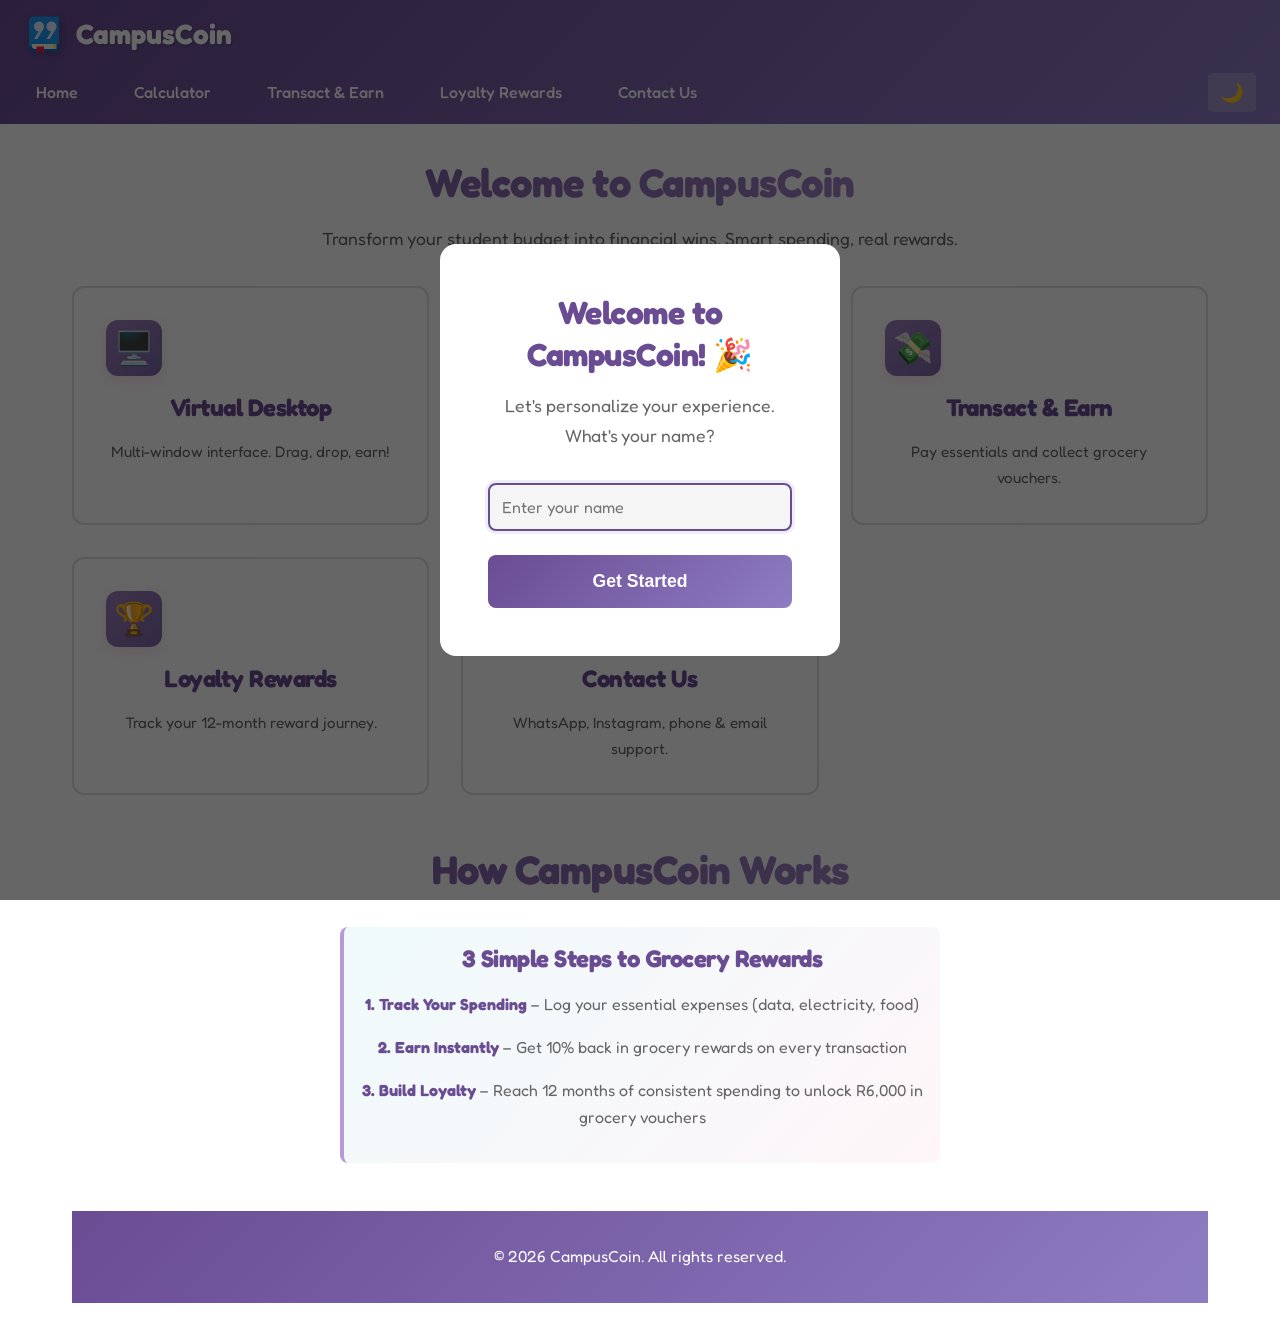
<file: HCIN WEBAPPLICATION/index.html>
<!DOCTYPE html>
<html lang="en">

<head>
    <meta charset="UTF-8">
    <meta name="viewport" content="width=device-width, initial-scale=1.0">
    <title>CampusCoin</title>
    <link rel="stylesheet" href="styles.css">
    <script>
        if (localStorage.getItem('darkMode') === 'true') {
            document.documentElement.classList.add('dark-mode');
        }
    </script>
</head>

<body>
    <header>
        <div class="logo">
            <!-- svg logo -->
            <svg xmlns="http://www.w3.org/2000/svg" viewBox="0 0 1024 1024">
                <path fill="#1565c0" d="M128 704v128c0 70.692 57.308 128 128 128h608c17.728 0 32-14.272 32-32V704z" />
                <path fill="#ffe082" d="M704 704v192h128V704z" />
                <path fill="#fff8e1"
                    d="M192 704v96c0 53.184 42.816 96 96 96h544a96 96 0 0 1-96-96 96 96 0 0 1 96-96z" />
                <path fill="#ff1744" d="M320 832h192v192l-96-96-96 96z" />
                <path fill="#2196f3"
                    d="M256 64c-70.692 0-128 57.308-128 128v640c0 11.088 1.557 21.787 4.207 32.047C146.767 807.565 197.672 768.07 256 768h608c17.728 0 32-14.272 32-32V96c0-17.728-14.272-32-32-32z" />
                <path fill="#e3f2fd"
                    d="M384 192c-70.692 0-128 57.308-128 128 .171 67.295 52.422 122.965 119.57 127.396L256 640h80l156.748-252.488h-.146A128 128 0 0 0 512 320c0-70.692-57.308-128-128-128m320 0c-70.692 0-128 57.308-128 128 .171 67.295 52.422 122.965 119.57 127.396L576 640h80l156.748-252.488h-.146A128 128 0 0 0 832 320c0-70.692-57.308-128-128-128" />
            </svg>
            <span class="brand-name">CampusCoin</span>
        </div>
        <nav>
            <ul>
                <li><a href="index.html">Home</a></li>
                <li><a href="calculator.html">Calculator</a></li>
                <li><a href="transact.html">Transact & Earn</a></li>
                <li><a href="loyalty.html">Loyalty Rewards</a></li>
                <li><a href="contacts.html">Contact Us</a></li>
                <li><button id="dark-mode-btn" class="dark-mode-toggle" title="Toggle Dark Mode">🌙</button></li>
            </ul>
        </nav>
    </header>

    <!-- Name Input Modal -->
    <div id="name-modal" class="name-modal">
        <div class="name-modal-content">
            <h2>Welcome to CampusCoin! 🎉</h2>
            <p>Let's personalize your experience. What's your name?</p>
            <input type="text" id="user-name-input" class="name-input" placeholder="Enter your name" maxlength="50">
            <button onclick="saveName()" class="name-submit-btn">Get Started</button>
        </div>
    </div>

    <main>
        <section id="welcome" class="dashboard">
            <h2 id="welcome-greeting">Welcome to CampusCoin</h2>
            <p>Transform your student budget into financial wins. Smart spending, real rewards.</p>
            <div class="cards">
                <a href="desktop.html" class="card">
                    <div class="card-icon">🖥️</div>
                    <h3>Virtual Desktop</h3>
                    <p>Multi-window interface. Drag, drop, earn!</p>
                </a>
                <a href="calculator.html" class="card">
                    <div class="card-icon">🧮</div>
                    <h3>Budget Calculator</h3>
                    <p>Estimate rewards based on spending.</p>
                </a>
                <a href="transact.html" class="card">
                    <div class="card-icon">💸</div>
                    <h3>Transact & Earn</h3>
                    <p>Pay essentials and collect grocery vouchers.</p>
                </a>
                <a href="loyalty.html" class="card">
                    <div class="card-icon">🏆</div>
                    <h3>Loyalty Rewards</h3>
                    <p>Track your 12-month reward journey.</p>
                </a>
                <a href="contacts.html" class="card">
                    <div class="card-icon">📞</div>
                    <h3>Contact Us</h3>
                    <p>WhatsApp, Instagram, phone & email support.</p>
                </a>
            </div>
        </section>

        <section id="interactive" class="dashboard">
            <h2>How CampusCoin Works</h2>
            <div class="info-box" style="max-width: 600px; margin: 2rem auto;">
                <h3 style="margin-top: 0;">3 Simple Steps to Grocery Rewards</h3>
                <p><strong>1. Track Your Spending</strong> – Log your essential expenses (data, electricity, food)</p>
                <p><strong>2. Earn Instantly</strong> – Get 10% back in grocery rewards on every transaction</p>
                <p><strong>3. Build Loyalty</strong> – Reach 12 months of consistent spending to unlock R6,000 in
                    grocery vouchers</p>
            </div>
        </section>

        <footer>
            <p>&copy; 2026 CampusCoin. All rights reserved.</p>
        </footer>

        <script src="app.js"></script>
</body>

</html>
</file>
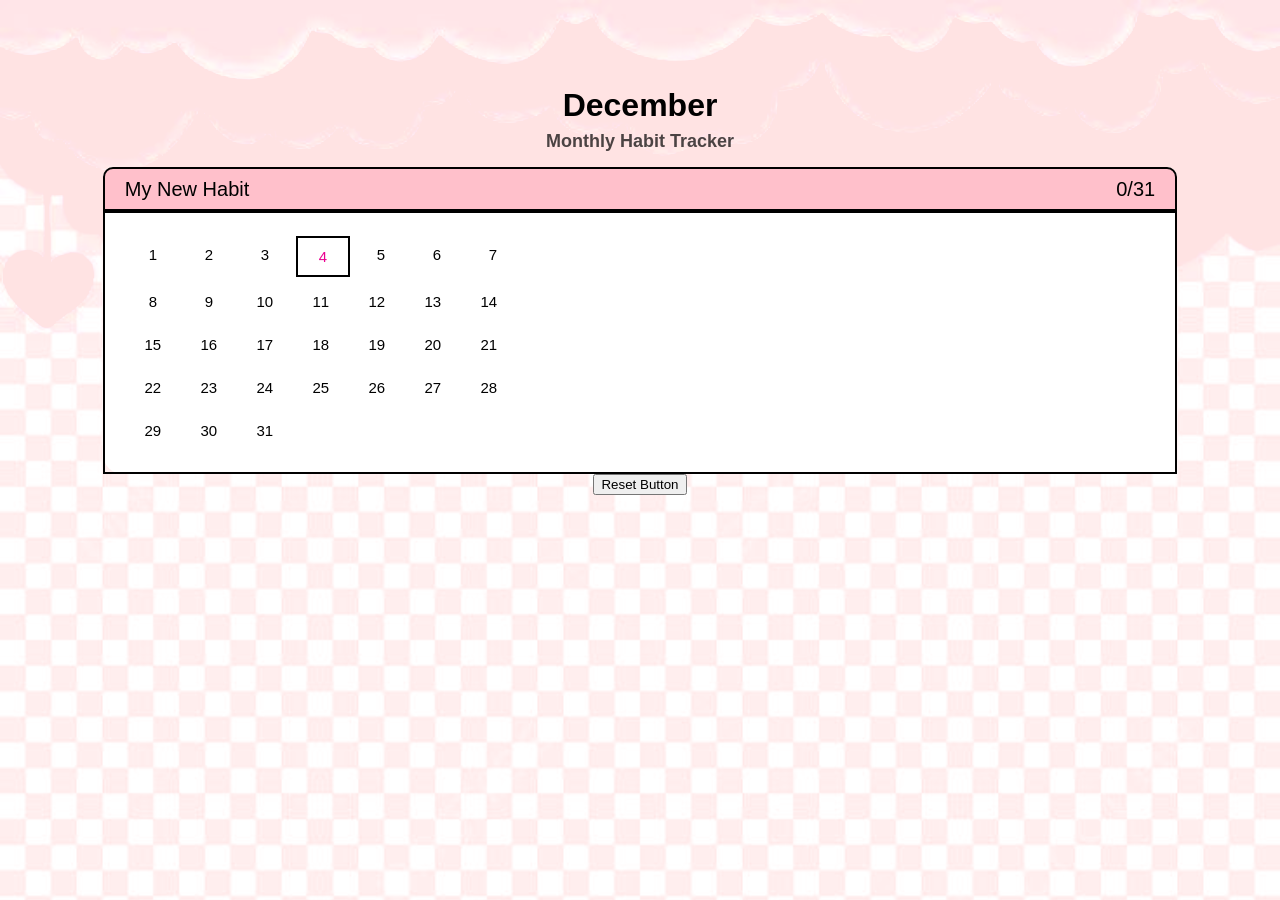
<file: Habit Tracker/habittracker.html>
<!DOCTYPE html>
<html lang="en">

<head>
    <meta charset="UTF-8">
    <meta http-equiv=" X-UA-Compatible" content="IE=edge">
    <meta name="viewport" content="width=device-width, initial-scale=1.0">
    <title>Habit Tracker</title>
    <link rel="icon" type="image/jpeg" href="assets/Calender icon.jpg">
    <style>
        @import url('https://fonts.cdnfonts.com/css/smilen');

        body {
            font-family: 'Smilen', sans-serif;
        }
    </style>
</head>

<body>
    <!-- TITLE AND SUBTITLE-->
    <h1 id="title"> Month</h1>
    <h2 id="subtitle">Monthly Habit Tracker</h2>

    <!--CALENDAR AREA-->
    <div id="calendarContainer">
        <div id="calendarDiv">
            <div id="calendarHeading">
                <p id="HabitTitle"> My New Habit</p>
                <p id="totalDays"> 0/31</p>
            </div>
            <div id="calendarContent">
                <div id="Tracker">
                    <div class="days">
                        <div class="day">1</div>
                        <div class="day">1</div>
                        <div class="day">1</div>
                        <div class="day">1</div>
                        <div class="day">1</div>
                        <div class="day">1</div>
                        <div class="day">1</div>

                    </div>
                    <div class="days">
                        <div class="day">1</div>
                        <div class="day">1</div>
                        <div class="day">1</div>
                        <div class="day">1</div>
                        <div class="day">1</div>
                        <div class="day">1</div>
                        <div class="day">1</div>

                    </div>
                    <div class="days">
                        <div class="day">1</div>
                        <div class="day">1</div>
                        <div class="day">1</div>
                        <div class="day">1</div>
                        <div class="day">1</div>
                        <div class="day">1</div>
                        <div class="day">1</div>

                    </div>
                    <div class="days">
                        <div class="day">1</div>
                        <div class="day">1</div>
                        <div class="day">1</div>
                        <div class="day">1</div>
                        <div class="day">1</div>
                        <div class="day">1</div>
                        <div class="day">1</div>

                    </div>
                    <div class="days">
                        <div class="day">1</div>
                        <div class="day">1</div>
                        <div class="day">1</div>
                        <div class="day">1</div>
                        <div class="day">1</div>
                        <div class="day">1</div>
                        <div class="day">1</div>

                    </div>
                </div>
            </div>
        </div>

    </div>
    <button id="resetButton">Reset Button</button>
</body>
<style>
    body {
        background-image: url("assets/pink_clouds_hearts.jpg");
        background-size: cover;
        background-repeat: no-repeat;
        background-attachment: fixed;
        background-color: rgb(255, 227, 227);
        background-blend-mode: lighten;
        text-align: center;
        font-family: 'Smilen', sans-serif;
    }

    #title {
        margin-top: 100px;
        line-height: 10px;
    }

    #subtitle {
        opacity: 0.7;
        font-size: 18px;
    }

    #calendarContainer {
        display: flex;
        justify-content: center;

    }

    #calendarDiv {
        background-color: rgb(255, 255, 255);
        border-radius: 10px 10px 20px 20px;
        margin: auto;
        align-content: center;
        text-align: center;
        width: 85%;


    }

    #calendarHeading {
        display: flex;
        justify-content: space-between;
        border-radius: 10px 10px 0 0;
        border: 2px solid black;
        padding: 0px 20px;
        font-size: 20px;
        background-color: pink;
        line-height: 0px;
    }

    #calendarContent {
        padding: 20px;
        border: 2px solid black;

    }

    .days {
        display: flex;

    }

    .day {
        width: 30px;
        margin: 3px;
        padding: 10px;
        text-align: center;
        font-size: 15px;
        /* background-color: pink;*/
        /*border-radius: 20px;*/

    }
</style>
<script>
    /* GET THE DATE*/
    var date = new Date();
    console.log(date);

    /* EXTRACT THE CURRENT DATE INFO*/
    var currentMonth = date.getMonth();
    var currentDay = date.getDay();
    var currentDate = date.getDate();
    var currentYear = date.getFullYear();


    console.log(currentMonth);//current month
    console.log(currentDay);//current day
    console.log(currentDate);//current date
    console.log(currentYear);//current year

    /* IMPORTANT DATE INFO*/
    var months = [
        "January",//0
        "February",//1
        "March",//2
        "April",//3
        "May",//4
        "June",//5
        "July",//6
        "August",//7
        "September",//8
        "October",//9
        "November",//10
        "December",//11
    ];

    /* SET CORRECT MONTH */
    var title = document.getElementById("title");//reference to the title
    title.innerHTML = months[currentMonth];//

    /* UPDATE THE CALENDAR INFO*/
    /* UPDATE THE CALENDAR INFO */
    var HabitTitle = document.getElementById("HabitTitle");

    // Changed 'oneclick' to 'onclick'
    HabitTitle.onclick = function () {

        //ask question and save to habits
        let habits = prompt("What's your new habit?", HabitTitle.innerHTML);

        // Check if the user pressed 'Cancel' (null)
        if (habits === null) {
            return; // Do nothing if they cancelled
        }

        // Check if the input is empty or just whitespace
        if (habits.trim().length === 0) {
            HabitTitle.innerHTML = "Click to set your habit";
        }
        else {//update with user text
            HabitTitle.innerHTML = habits;
        }
    }

    /* SET THE TOTAL DAYS */
    var daysInTheMonthList = [31, 28, 31, 30, 31, 30, 31, 31, 30, 31, 30, 31];
    var daysInThisMonth = daysInTheMonthList[currentMonth];

    var daysCompleted = 0;
    var totalDays = document.getElementById("totalDays");

    /* SET THE CALENDAR DAYS*/
    var dayCount = 0;
    var rowCount = 0;
    var days = document.getElementsByClassName("days");

    for (var i = 0; i < days.length; i++) {//search each row one by one
        var day = days[rowCount].getElementsByClassName("day");

        for (var j = 0; j < day.length; j++) { //grab column 1 by 1
            if (dayCount == currentDate - 1) {
                day[j].style.color = "rgb(234, 1, 144)";
                day[j].style.border = "2px solid black";
            }

            if (dayCount < daysInThisMonth) {
                day[j].innerHTML = dayCount + 1;
                day[j].setAttribute("id", "day" + (dayCount + 1));
                dayCount++;//repeat for all days
            } else {
                day[j].innerHTML = "";
                day[j].setAttribute("style", "background-color:white");//set background color to white so it looks empty and we dont give an id
            }

        }
        rowCount++;
    }
    /* INITIALIZE  COMPLETED ARRAY*/
    var completed = new Array(31);
    for (var i = 0; i < dayCount; i++) {
        var tempString =
            "" + (currentMonth + 1) + "-" + (i + 1) + "-" + currentYear;
        console.log("storing date: " + tempString);
        var tempDay = localStorage.getItem(tempString);
        console.log(tempDay);
        if (tempDay == null || tempDay == "false") {
            localStorage.setItem(tempString, "false");
        } else if (tempDay == "true") {
            daysCompleted++;
        }
        totalDays.innerHTML = daysCompleted + "/" + daysInThisMonth;
    }

    console.log("completed array: " + completed);
    console.log("total days completed: " + daysCompleted);

    /* CHECK STORAGE AND UPDATE COMPLETED ARRAY*/
    for (var i = 0; i < currentDate; i++) {
        var tempString =
            "" + (currentMonth + 1) + "-" + (i + 1) + "-" + currentYear;
        console.log(tempString);
        var chosenDay = localStorage.getItem(tempString);
        console.log(i + 1 + ": " + chosenDay);
        var chosenDay = document.getElementById("day" + (i + 1));
        if (chosenDay === "true") {
            chosenDayDiv.style.backgroundColor = "pink";
        } else if (chosenDay === "false") {
            chosenDayDiv.style.backgroundColor = "white";
        }
    }

    /*UPDATE COMPLETED ON CALENDAR*/
    var dayDivs = document.querySelectorAll(".day");
    for (var i = 0; i < currentDate; i++) {
        dayDivs[i].onclick = function (e) {
            var num = e.target.innerText;
            var selectedDate = document.getElementById(e.target.id);
            var storageString =
                "" + (currentMonth + 1) + "-" + num + "-" + currentYear;
            if (localStorage.getItem(storageString) === "false") {
                selectedDate.style.backgroundColor = "pink";
                localStorage.setItem(storageString, true);
                daysCompleted++;
            } else if (localStorage.getItem(storageString) === "true") {
                selectedDate.style.backgroundColor = "white";
                localStorage.setItem(storageString, false);
                daysCompleted--;
            }


            totalDays.innerHTML = daysCompleted + "/" + dayCount;
            console.log(daysCompleted, currentDate);
            if (daysCompleted === currentDate) {
                alert("great progress!");
            }
        }
    }

    /*RESET BUTTON*/
    var resetButton = document.getElementById("resetButton");
    resetButton.onclick = function () {
        for (var i = 0; i < dayCount; i++) {
            var tempStrings =
                "" + (currentMonth + 1) + "-" + (i + 1) + "-" + currentYear;
            console.log(tempStrings);
            localStorage.setItem(tempStrings, "false");
            var curDay = document.getElementById("day" + (i + 1));
            curDay.style.backgroundColor = "white";
        }
        daysCompleted = 0;
        totalDays.innerHTML = daysCompleted + "/" + daysInThisMonth;
    };



</script>

</html>
</file>
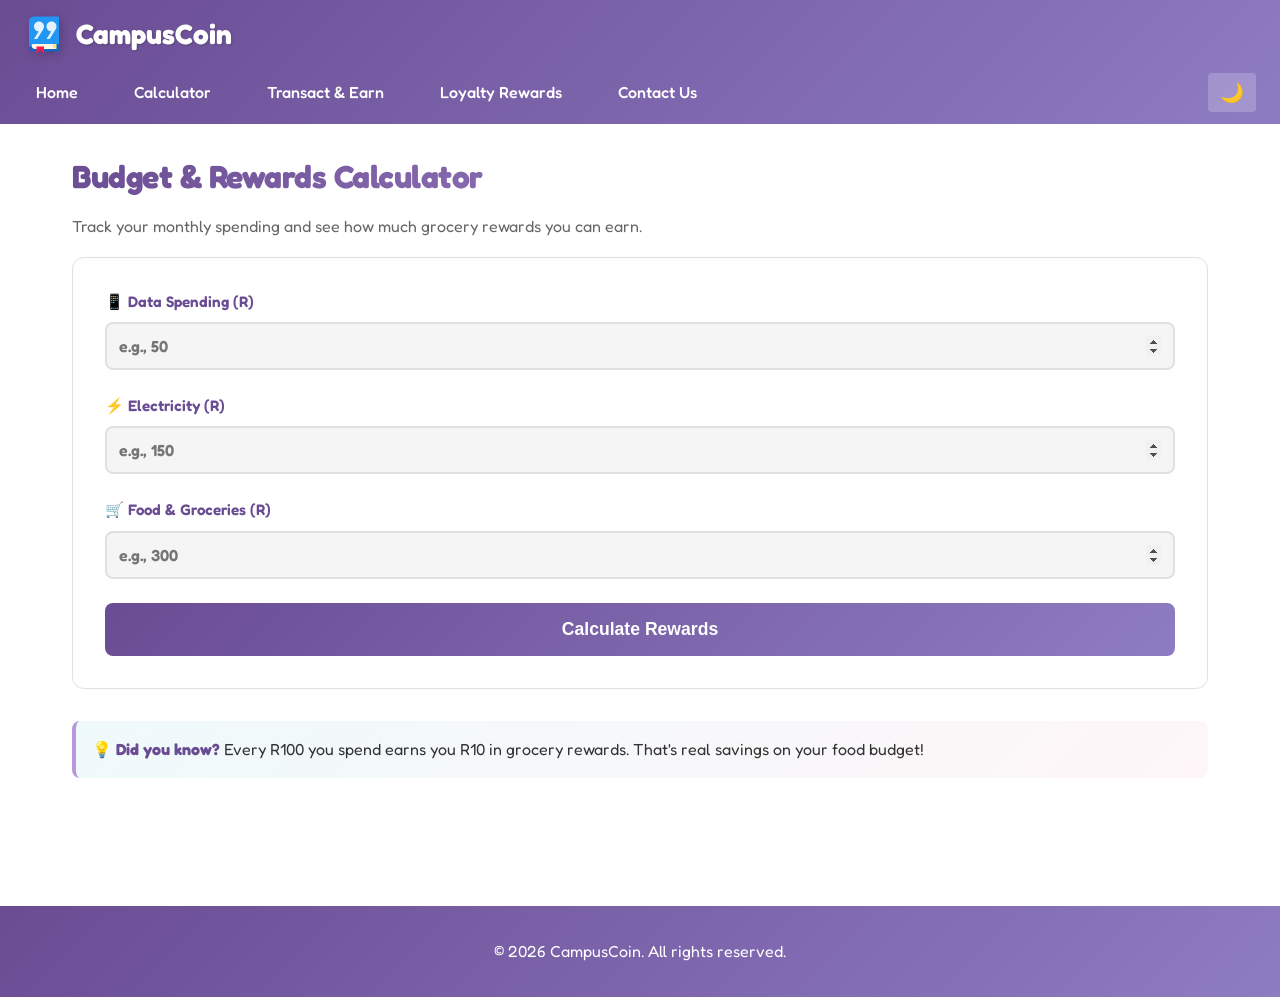
<file: HCIN WEBAPPLICATION/calculator.html>
<!DOCTYPE html>
<html lang="en">

<head>
    <meta charset="UTF-8">
    <meta name="viewport" content="width=device-width, initial-scale=1.0">
    <title>Budget & Rewards Calculator - CampusCoin</title>
    <link rel="stylesheet" href="styles.css">
    <script>
        if (localStorage.getItem('darkMode') === 'true') {
            document.documentElement.classList.add('dark-mode');
        }
    </script>
</head>

<body>
    <header>
        <div class="logo">
            <!-- svg logo -->
            <svg xmlns="http://www.w3.org/2000/svg" viewBox="0 0 1024 1024">
                <path fill="#1565c0" d="M128 704v128c0 70.692 57.308 128 128 128h608c17.728 0 32-14.272 32-32V704z" />
                <path fill="#ffe082" d="M704 704v192h128V704z" />
                <path fill="#fff8e1"
                    d="M192 704v96c0 53.184 42.816 96 96 96h544a96 96 0 0 1-96-96 96 96 0 0 1 96-96z" />
                <path fill="#ff1744" d="M320 832h192v192l-96-96-96 96z" />
                <path fill="#2196f3"
                    d="M256 64c-70.692 0-128 57.308-128 128v640c0 11.088 1.557 21.787 4.207 32.047C146.767 807.565 197.672 768.07 256 768h608c17.728 0 32-14.272 32-32V96c0-17.728-14.272-32-32-32z" />
                <path fill="#e3f2fd"
                    d="M384 192c-70.692 0-128 57.308-128 128 .171 67.295 52.422 122.965 119.57 127.396L256 640h80l156.748-252.488h-.146A128 128 0 0 0 512 320c0-70.692-57.308-128-128-128m320 0c-70.692 0-128 57.308-128 128 .171 67.295 52.422 122.965 119.57 127.396L576 640h80l156.748-252.488h-.146A128 128 0 0 0 832 320c0-70.692-57.308-128-128-128" />
            </svg>
            <span class="brand-name">CampusCoin</span>
        </div>
        <nav>
            <ul>
                <li><a href="index.html">Home</a></li>
                <li><a href="calculator.html">Calculator</a></li>
                <li><a href="transact.html">Transact & Earn</a></li>
                <li><a href="loyalty.html">Loyalty Rewards</a></li>
                <li><a href="contacts.html">Contact Us</a></li>
                <li><button id="dark-mode-btn" class="dark-mode-toggle" title="Toggle Dark Mode">🌙</button></li>
            </ul>
        </nav>
    </header>

    <main>
        <section id="calculator">
            <h2>Budget & Rewards Calculator</h2>
            <p>Track your monthly spending and see how much grocery rewards you can earn.</p>
            <form id="budget-form">
                <div class="input-group">
                    <label for="data-spend">📱 Data Spending (R)</label>
                    <input type="number" id="data-spend" name="data" min="0" step="0.01" class="high-contrast-input"
                        placeholder="e.g., 50">
                </div>

                <div class="input-group">
                    <label for="electricity-spend">⚡ Electricity (R)</label>
                    <input type="number" id="electricity-spend" name="electricity" min="0" step="0.01"
                        class="high-contrast-input" placeholder="e.g., 150">
                </div>

                <div class="input-group">
                    <label for="food-spend">🛒 Food & Groceries (R)</label>
                    <input type="number" id="food-spend" name="food" min="0" step="0.01" class="high-contrast-input"
                        placeholder="e.g., 300">
                </div>

                <button type="submit" class="btn btn-large">Calculate Rewards</button>
            </form>

            <div id="calc-result"></div>

            <div class="info-box">
                <strong>💡 Did you know?</strong> Every R100 you spend earns you R10 in grocery rewards. That's real
                savings on your food budget!
            </div>
        </section>
    </main>

    <footer>
        <p>&copy; 2026 CampusCoin. All rights reserved.</p>
    </footer>

    <script src="app.js"></script>
</body>

</html>
</file>
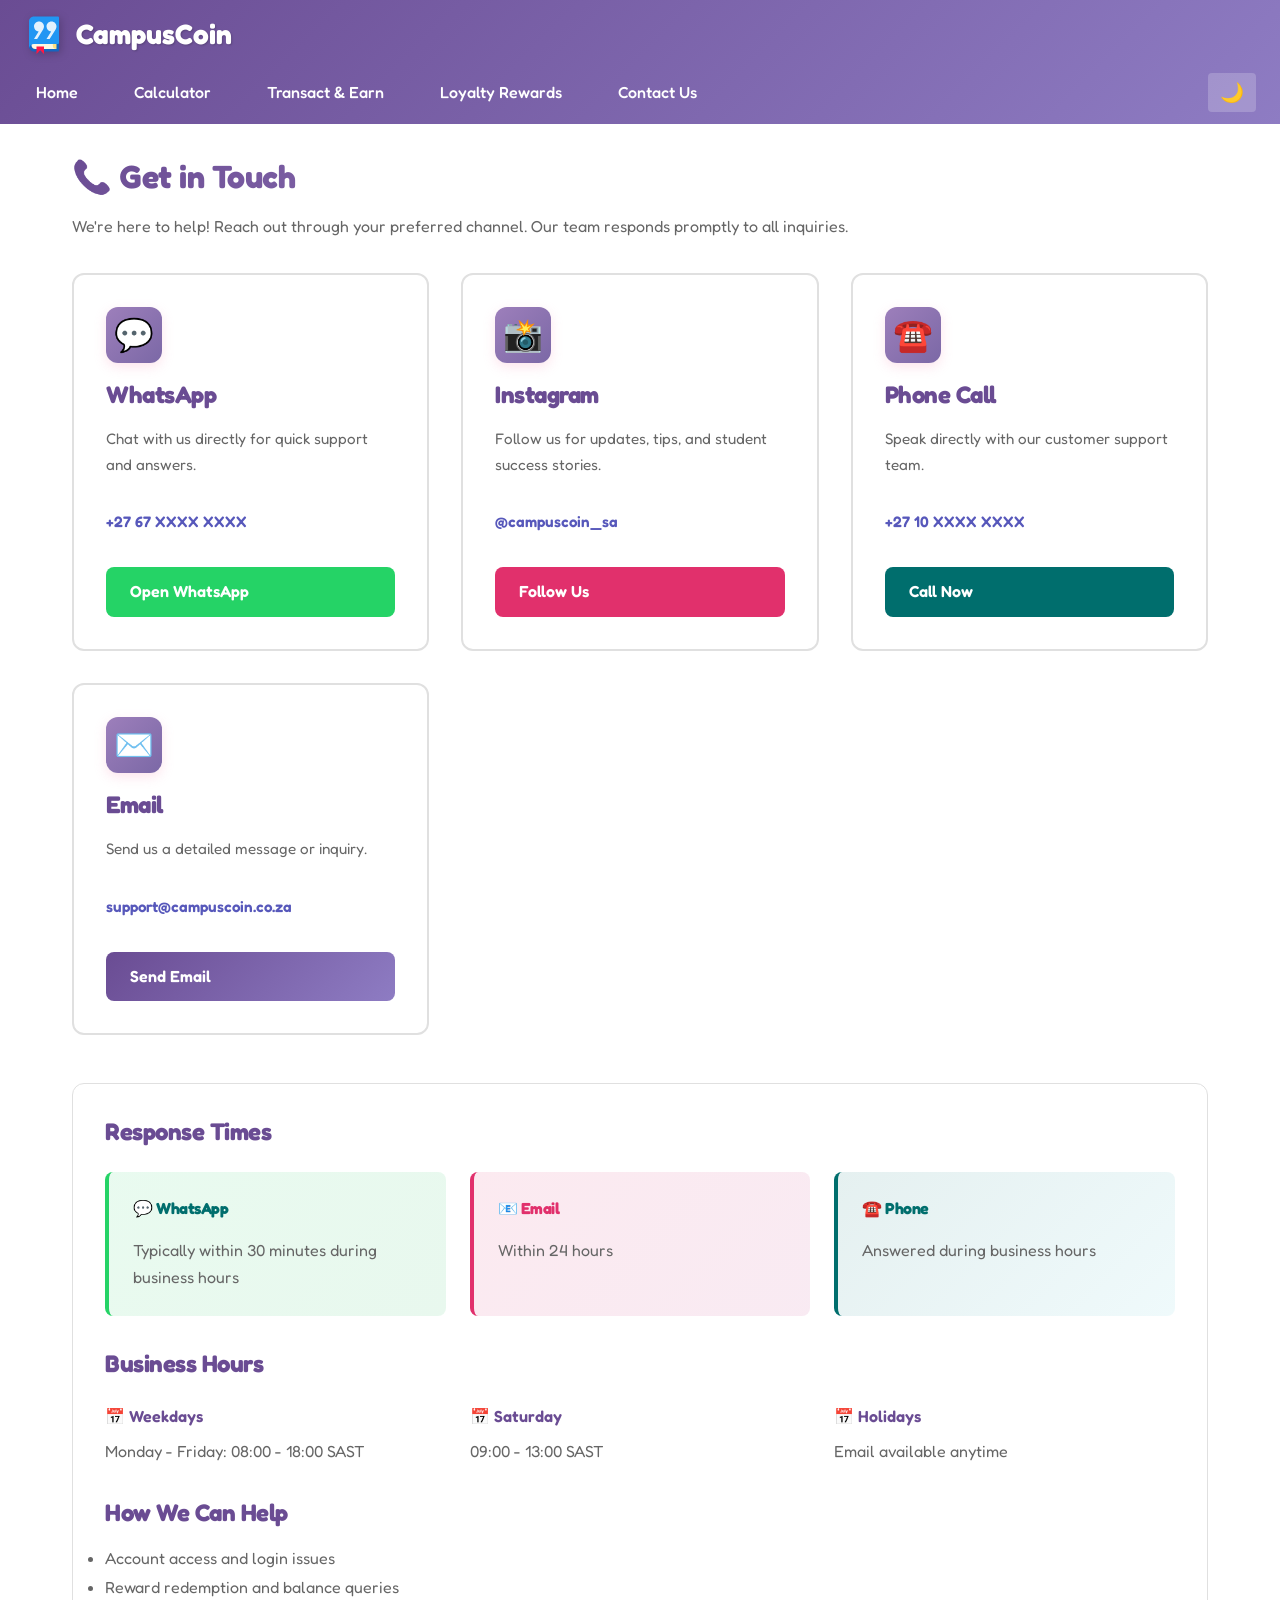
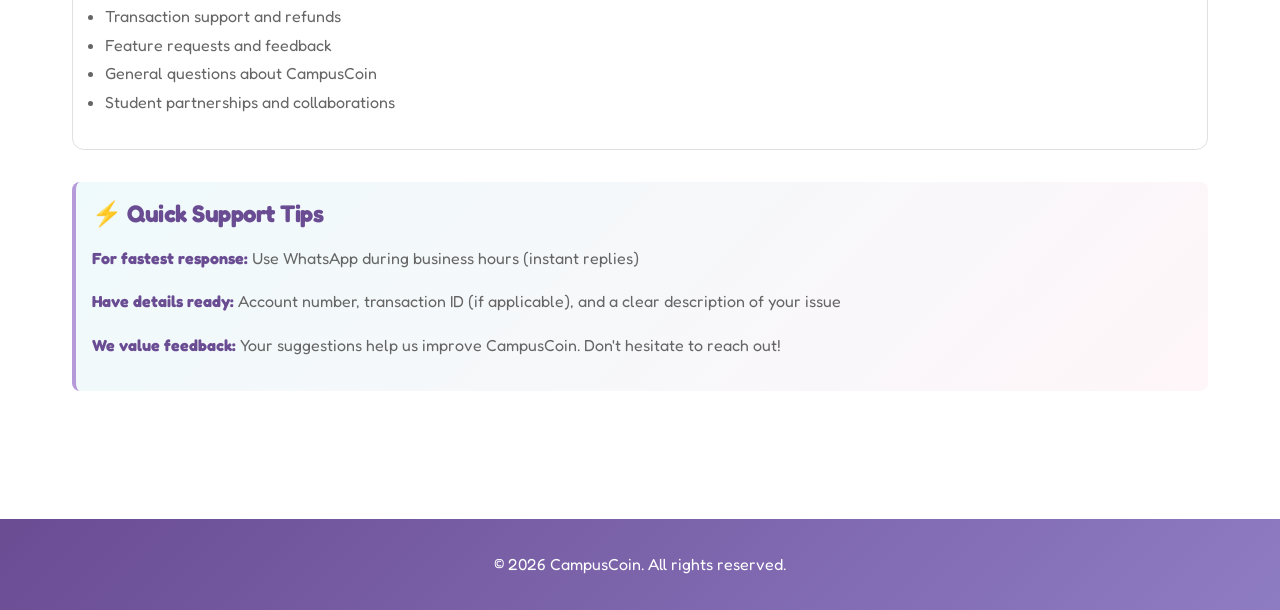
<file: HCIN WEBAPPLICATION/contacts.html>
<!DOCTYPE html>
<html lang="en">
<head>
    <meta charset="UTF-8">
    <meta name="viewport" content="width=device-width, initial-scale=1.0">
    <title>Contact Us - CampusCoin</title>
    <link rel="stylesheet" href="styles.css">
    <script>
        if (localStorage.getItem('darkMode') === 'true') {
            document.documentElement.classList.add('dark-mode');
        }
    </script>
</head>
<body>
    <header>
        <div class="logo">
            <svg xmlns="http://www.w3.org/2000/svg" viewBox="0 0 1024 1024">
                <path fill="#1565c0" d="M128 704v128c0 70.692 57.308 128 128 128h608c17.728 0 32-14.272 32-32V704z"/>
                <path fill="#ffe082" d="M704 704v192h128V704z"/>
                <path fill="#fff8e1" d="M192 704v96c0 53.184 42.816 96 96 96h544a96 96 0 0 1-96-96 96 96 0 0 1 96-96z"/>
                <path fill="#ff1744" d="M320 832h192v192l-96-96-96 96z"/>
                <path fill="#2196f3" d="M256 64c-70.692 0-128 57.308-128 128v640c0 11.088 1.557 21.787 4.207 32.047C146.767 807.565 197.672 768.07 256 768h608c17.728 0 32-14.272 32-32V96c0-17.728-14.272-32-32-32z"/>
                <path fill="#e3f2fd" d="M384 192c-70.692 0-128 57.308-128 128 .171 67.295 52.422 122.965 119.57 127.396L256 640h80l156.748-252.488h-.146A128 128 0 0 0 512 320c0-70.692-57.308-128-128-128m320 0c-70.692 0-128 57.308-128 128 .171 67.295 52.422 122.965 119.57 127.396L576 640h80l156.748-252.488h-.146A128 128 0 0 0 832 320c0-70.692-57.308-128-128-128"/>
            </svg>
            <span class="brand-name">CampusCoin</span>
        </div>
        <nav>
            <ul>
                <li><a href="index.html">Home</a></li>
                <li><a href="calculator.html">Calculator</a></li>
                <li><a href="transact.html">Transact & Earn</a></li>
                <li><a href="loyalty.html">Loyalty Rewards</a></li>
                <li><a href="contacts.html">Contact Us</a></li>
                <li><button id="dark-mode-btn" class="dark-mode-toggle" title="Toggle Dark Mode">🌙</button></li>
            </ul>
        </nav>
    </header>

    <main>
        <section>
            <h2>📞 Get in Touch</h2>
            <p>We're here to help! Reach out through your preferred channel. Our team responds promptly to all inquiries.</p>

            <div class="cards">
                <!-- WhatsApp -->
                <div class="card" style="cursor: default;">
                    <div class="card-icon">💬</div>
                    <h3>WhatsApp</h3>
                    <p>Chat with us directly for quick support and answers.</p>
                    <p style="font-weight: 600; color: #5758BB; margin-top: 1rem;">+27 67 XXXX XXXX</p>
                    <a href="https://wa.me/27671234567?text=Hi%20CampusCoin%2C%20I%20have%20a%20question%20about%20my%20account" class="btn" style="display: inline-block; margin-top: 1rem; background: #25D366;" target="_blank">Open WhatsApp</a>
                </div>

                <!-- Instagram -->
                <div class="card" style="cursor: default;">
                    <div class="card-icon">📸</div>
                    <h3>Instagram</h3>
                    <p>Follow us for updates, tips, and student success stories.</p>
                    <p style="font-weight: 600; color: #5758BB; margin-top: 1rem;">@campuscoin_sa</p>
                    <a href="https://instagram.com/campuscoin_sa" class="btn" style="display: inline-block; margin-top: 1rem; background: #E1306C;" target="_blank">Follow Us</a>
                </div>

                <!-- Phone -->
                <div class="card" style="cursor: default;">
                    <div class="card-icon">☎️</div>
                    <h3>Phone Call</h3>
                    <p>Speak directly with our customer support team.</p>
                    <p style="font-weight: 600; color: #5758BB; margin-top: 1rem;">+27 10 XXXX XXXX</p>
                    <a href="tel:+27101234567" class="btn" style="display: inline-block; margin-top: 1rem; background: #006e6d;">Call Now</a>
                </div>

                <!-- Email -->
                <div class="card" style="cursor: default;">
                    <div class="card-icon">✉️</div>
                    <h3>Email</h3>
                    <p>Send us a detailed message or inquiry.</p>
                    <p style="font-weight: 600; color: #5758BB; margin-top: 1rem;">support@campuscoin.co.za</p>
                    <a href="mailto:support@campuscoin.co.za" class="btn" style="display: inline-block; margin-top: 1rem;">Send Email</a>
                </div>
            </div>

            <div style="background: white; padding: 2rem; border-radius: 12px; border: 1px solid var(--color-border); box-shadow: var(--shadow-sm); margin-top: 3rem;">
                <h3 style="color: var(--color-pompadour); margin-top: 0;">Response Times</h3>
                <div style="display: grid; grid-template-columns: repeat(auto-fit, minmax(280px, 1fr)); gap: 1.5rem; margin-top: 1.5rem;">
                    <div style="padding: 1.5rem; background: linear-gradient(135deg, rgba(37, 211, 102, 0.1), rgba(32, 186, 88, 0.1)); border-radius: 8px; border-left: 4px solid #25D366;">
                        <h4 style="color: #006e6d; margin-top: 0;">💬 WhatsApp</h4>
                        <p style="margin: 0.5rem 0 0 0; color: var(--color-text-light);">Typically within 30 minutes during business hours</p>
                    </div>
                    <div style="padding: 1.5rem; background: linear-gradient(135deg, rgba(225, 48, 108, 0.1), rgba(193, 53, 132, 0.1)); border-radius: 8px; border-left: 4px solid #E1306C;">
                        <h4 style="color: #E1306C; margin-top: 0;">📧 Email</h4>
                        <p style="margin: 0.5rem 0 0 0; color: var(--color-text-light);">Within 24 hours</p>
                    </div>
                    <div style="padding: 1.5rem; background: linear-gradient(135deg, rgba(0, 110, 109, 0.1), rgba(99, 205, 218, 0.1)); border-radius: 8px; border-left: 4px solid #006e6d;">
                        <h4 style="color: #006e6d; margin-top: 0;">☎️ Phone</h4>
                        <p style="margin: 0.5rem 0 0 0; color: var(--color-text-light);">Answered during business hours</p>
                    </div>
                </div>

                <h3 style="color: var(--color-pompadour); margin-top: 2rem;">Business Hours</h3>
                <div style="display: grid; grid-template-columns: repeat(auto-fit, minmax(280px, 1fr)); gap: 1.5rem; margin-top: 1.5rem;">
                    <div>
                        <p style="font-weight: 600; color: var(--color-pompadour); margin: 0 0 0.5rem 0;">📅 Weekdays</p>
                        <p style="color: var(--color-text-light); margin: 0;">Monday - Friday: 08:00 - 18:00 SAST</p>
                    </div>
                    <div>
                        <p style="font-weight: 600; color: var(--color-pompadour); margin: 0 0 0.5rem 0;">📅 Saturday</p>
                        <p style="color: var(--color-text-light); margin: 0;">09:00 - 13:00 SAST</p>
                    </div>
                    <div>
                        <p style="font-weight: 600; color: var(--color-pompadour); margin: 0 0 0.5rem 0;">📅 Holidays</p>
                        <p style="color: var(--color-text-light); margin: 0;">Email available anytime</p>
                    </div>
                </div>

                <h3 style="color: var(--color-pompadour); margin-top: 2rem;">How We Can Help</h3>
                <ul style="color: var(--color-text-light); line-height: 1.8; margin-top: 1rem;">
                    <li>Account access and login issues</li>
                    <li>Reward redemption and balance queries</li>
                    <li>Transaction support and refunds</li>
                    <li>Feature requests and feedback</li>
                    <li>General questions about CampusCoin</li>
                    <li>Student partnerships and collaborations</li>
                </ul>
            </div>

            <div class="info-box" style="margin-top: 2rem;">
                <h3 style="margin-top: 0;">⚡ Quick Support Tips</h3>
                <p><strong>For fastest response:</strong> Use WhatsApp during business hours (instant replies)</p>
                <p><strong>Have details ready:</strong> Account number, transaction ID (if applicable), and a clear description of your issue</p>
                <p><strong>We value feedback:</strong> Your suggestions help us improve CampusCoin. Don't hesitate to reach out!</p>
            </div>
        </section>
    </main>

    <footer>
        <p>&copy; 2026 CampusCoin. All rights reserved.</p>
    </footer>

    <script src="app.js"></script>
</body>
</html>
</file>
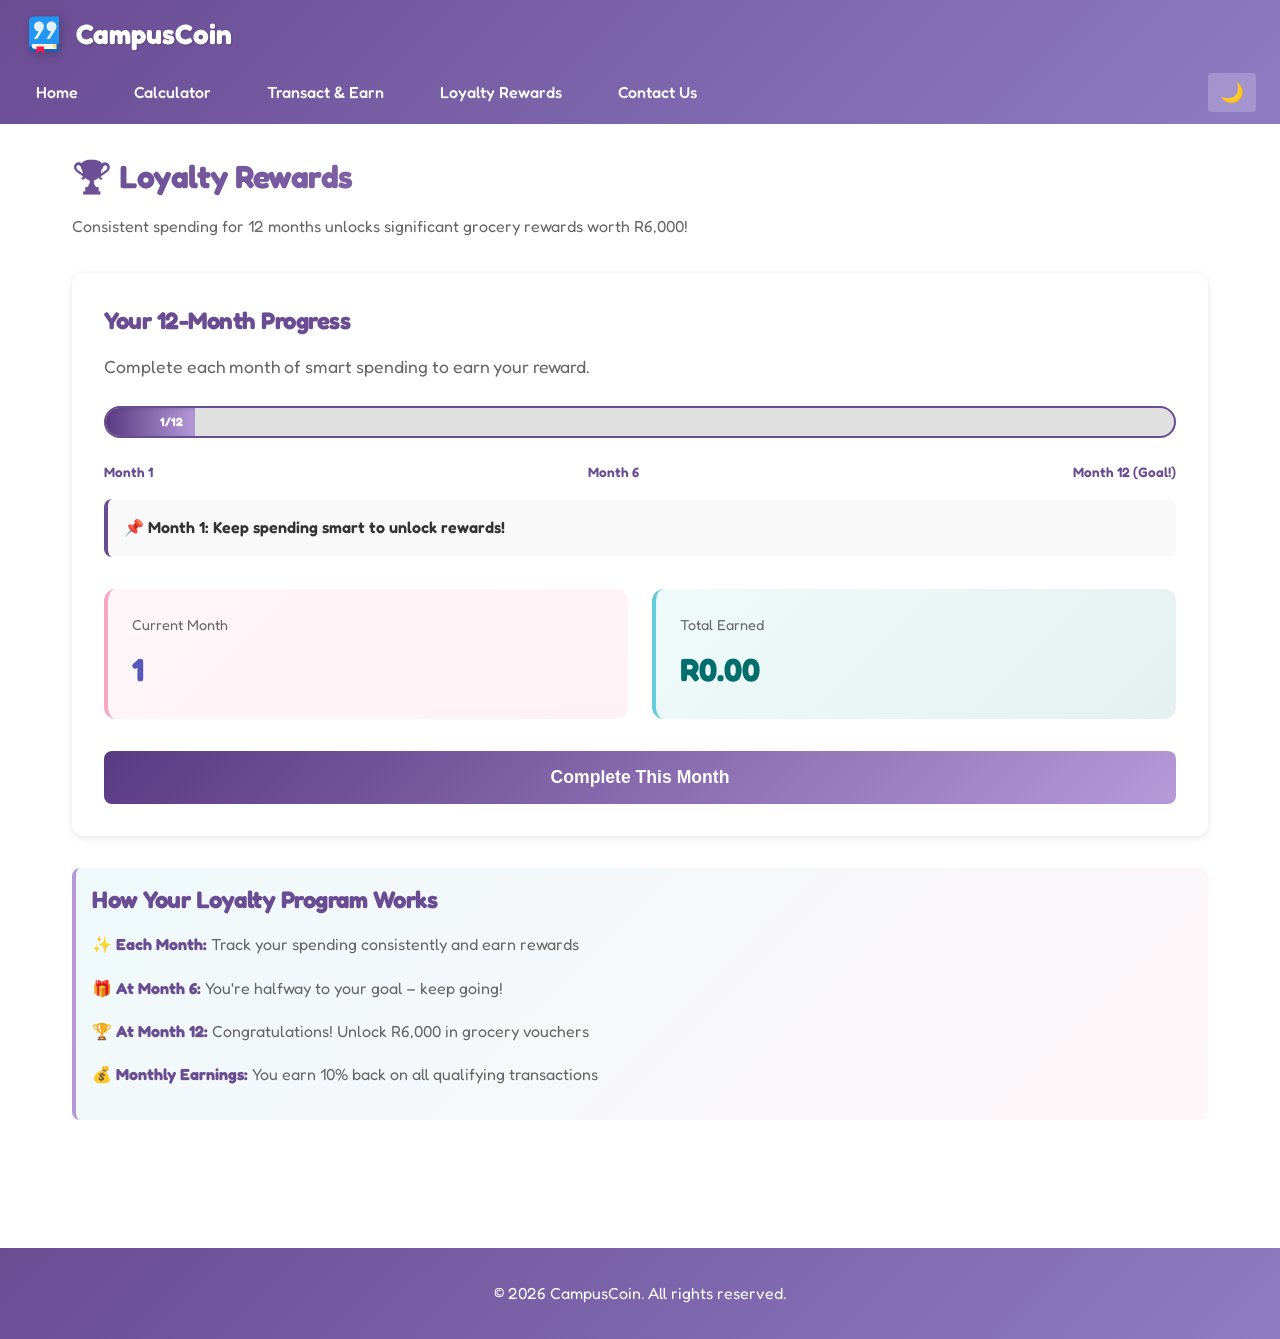
<file: HCIN WEBAPPLICATION/loyalty.html>
<!DOCTYPE html>
<html lang="en">
<head>
    <meta charset="UTF-8">
    <meta name="viewport" content="width=device-width, initial-scale=1.0">
    <title>Loyalty Rewards - CampusCoin</title>
    <link rel="stylesheet" href="styles.css">
    <script>
        if (localStorage.getItem('darkMode') === 'true') {
            document.documentElement.classList.add('dark-mode');
        }
    </script>
</head>
<body>
    <header>
        <div class="logo">
            <svg xmlns="http://www.w3.org/2000/svg" viewBox="0 0 1024 1024">
                <path fill="#1565c0" d="M128 704v128c0 70.692 57.308 128 128 128h608c17.728 0 32-14.272 32-32V704z"/>
                <path fill="#ffe082" d="M704 704v192h128V704z"/>
                <path fill="#fff8e1" d="M192 704v96c0 53.184 42.816 96 96 96h544a96 96 0 0 1-96-96 96 96 0 0 1 96-96z"/>
                <path fill="#ff1744" d="M320 832h192v192l-96-96-96 96z"/>
                <path fill="#2196f3" d="M256 64c-70.692 0-128 57.308-128 128v640c0 11.088 1.557 21.787 4.207 32.047C146.767 807.565 197.672 768.07 256 768h608c17.728 0 32-14.272 32-32V96c0-17.728-14.272-32-32-32z"/>
                <path fill="#e3f2fd" d="M384 192c-70.692 0-128 57.308-128 128 .171 67.295 52.422 122.965 119.57 127.396L256 640h80l156.748-252.488h-.146A128 128 0 0 0 512 320c0-70.692-57.308-128-128-128m320 0c-70.692 0-128 57.308-128 128 .171 67.295 52.422 122.965 119.57 127.396L576 640h80l156.748-252.488h-.146A128 128 0 0 0 832 320c0-70.692-57.308-128-128-128"/>
            </svg>
            <span class="brand-name">CampusCoin</span>
        </div>
        <nav>
            <ul>
                <li><a href="index.html">Home</a></li>
                <li><a href="calculator.html">Calculator</a></li>
                <li><a href="transact.html">Transact & Earn</a></li>
                <li><a href="loyalty.html">Loyalty Rewards</a></li>
                <li><a href="contacts.html">Contact Us</a></li>
                <li><button id="dark-mode-btn" class="dark-mode-toggle" title="Toggle Dark Mode">🌙</button></li>
            </ul>
        </nav>
    </header>

    <main>
        <section id="loyalty">
            <h2>🏆 Loyalty Rewards</h2>
            <p>Consistent spending for 12 months unlocks significant grocery rewards worth R6,000!</p>

            <div style="background: white; padding: 2rem; border-radius: 12px; box-shadow: 0 2px 8px rgba(0, 0, 0, 0.1); margin-top: 2rem;">
                <h3>Your 12-Month Progress</h3>
                <p style="font-size: 1.1rem; color: #666; margin-bottom: 1.5rem;">Complete each month of smart spending to earn your reward.</p>

                <div class="loyalty-bar-bg">
                    <div id="loyalty-fill" class="loyalty-bar-fill" style="width: 8.33%;"><span id="progress-text">1/12</span></div>
                </div>

                <div class="milestones">
                    <span>Month 1</span>
                    <span>Month 6</span>
                    <span>Month 12 (Goal!)</span>
                </div>

                <div class="status-message" id="status-message">
                    📌 Month 1: Keep spending smart to unlock rewards!
                </div>

                <div style="display: grid; grid-template-columns: 1fr 1fr; gap: 1.5rem; margin-top: 2rem;">
                    <div style="background: linear-gradient(135deg, rgba(248, 165, 194, 0.1), rgba(255, 127, 168, 0.1)); padding: 1.5rem; border-radius: 12px; border-left: 4px solid #f8a5c2;">
                        <div style="font-size: 0.9rem; color: #666; margin-bottom: 0.5rem;">Current Month</div>
                        <div style="font-size: 2rem; font-weight: bold; color: #5758BB;" id="current-month">1</div>
                    </div>
                    <div style="background: linear-gradient(135deg, rgba(99, 205, 218, 0.1), rgba(0, 110, 109, 0.1)); padding: 1.5rem; border-radius: 12px; border-left: 4px solid #63cdda;">
                        <div style="font-size: 0.9rem; color: #666; margin-bottom: 0.5rem;">Total Earned</div>
                        <div style="font-size: 2rem; font-weight: bold; color: #006e6d;" id="earned-rewards">R0.00</div>
                    </div>
                </div>

                <button class="btn btn-secondary btn-large" style="margin-top: 2rem;" onclick="advanceLoyaltyMonth()">Complete This Month</button>
            </div>

            <div class="info-box" style="margin-top: 2rem;">
                <h3 style="margin-top: 0;">How Your Loyalty Program Works</h3>
                <p><strong>✨ Each Month:</strong> Track your spending consistently and earn rewards</p>
                <p><strong>🎁 At Month 6:</strong> You're halfway to your goal – keep going!</p>
                <p><strong>🏆 At Month 12:</strong> Congratulations! Unlock R6,000 in grocery vouchers</p>
                <p><strong>💰 Monthly Earnings:</strong> You earn 10% back on all qualifying transactions</p>
            </div>
        </section>
    </main>

    <footer>
        <p>&copy; 2026 CampusCoin. All rights reserved.</p>
    </footer>

    <script src="app.js"></script>
</body>
</html>
</file>
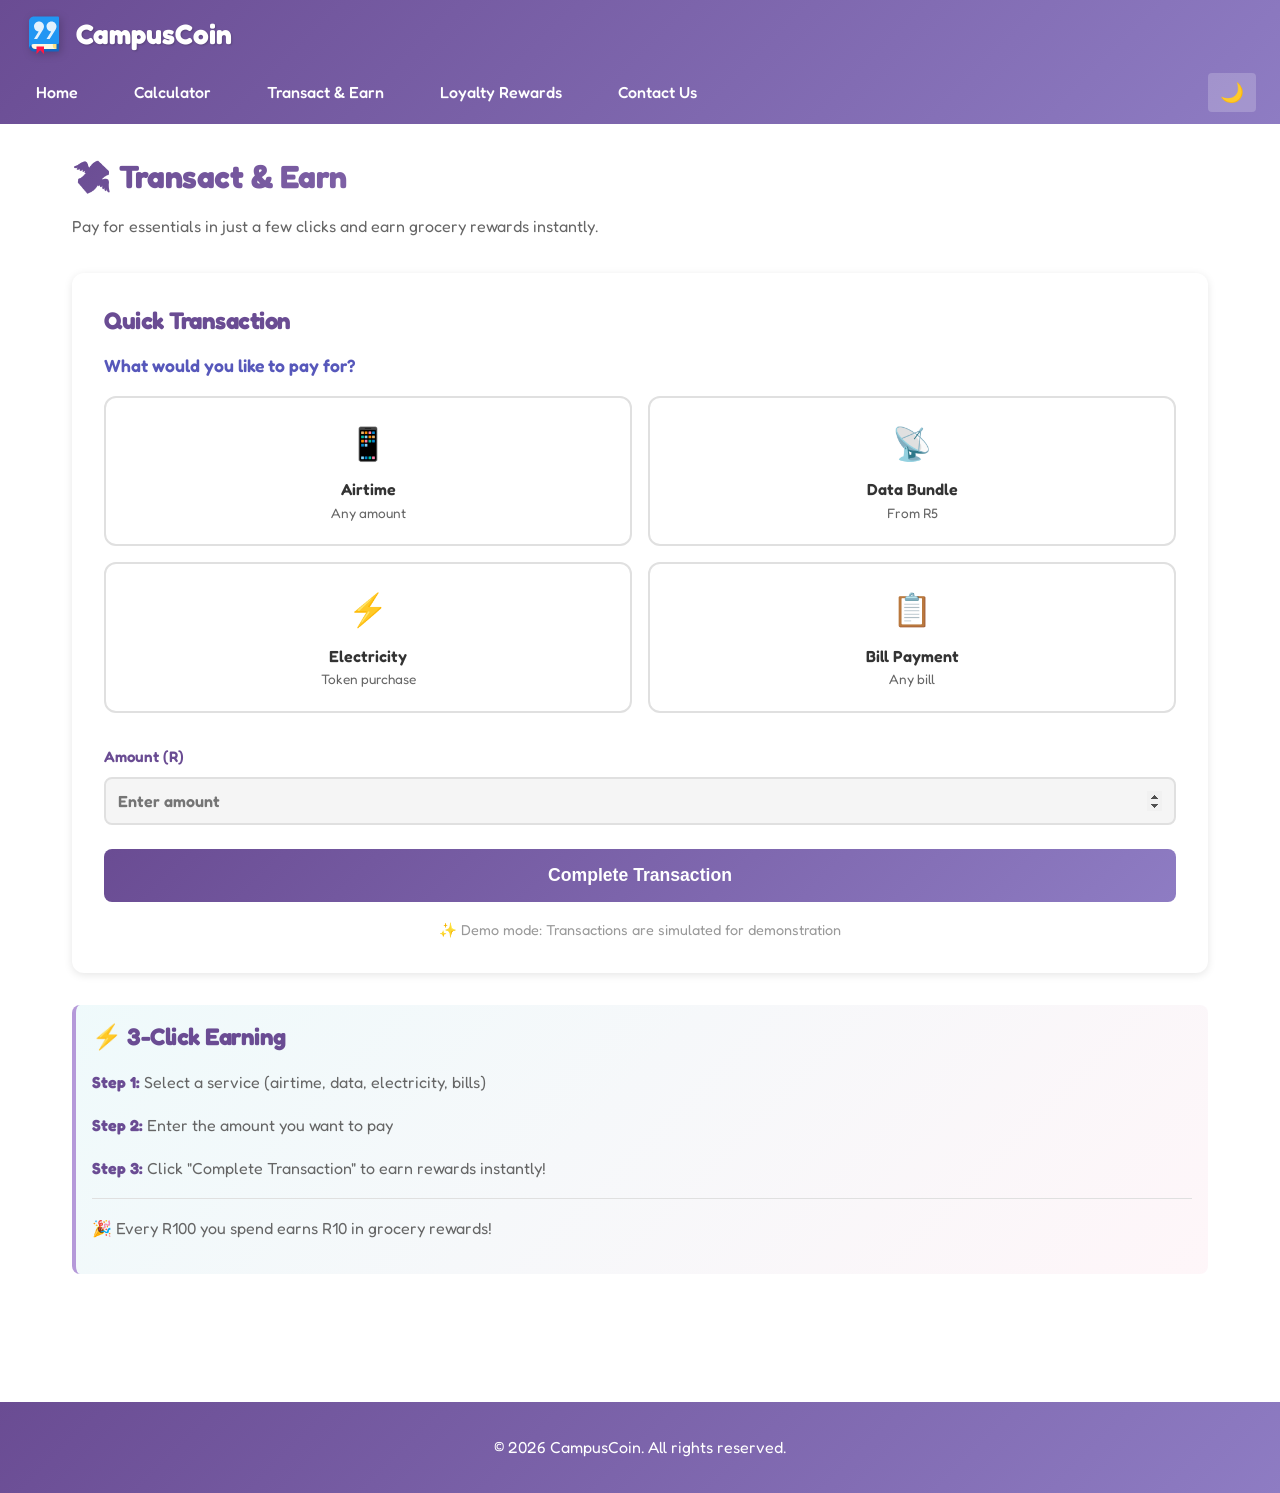
<file: HCIN WEBAPPLICATION/transact.html>
<!DOCTYPE html>
<html lang="en">

<head>
    <meta charset="UTF-8">
    <meta name="viewport" content="width=device-width, initial-scale=1.0">
    <title>Transact & Earn - CampusCoin</title>
    <link rel="stylesheet" href="styles.css">
    <script>
        if (localStorage.getItem('darkMode') === 'true') {
            document.documentElement.classList.add('dark-mode');
        }
    </script>
</head>

<body>
    <header>
        <div class="logo">
            <!-- svg logo -->
            <svg xmlns="http://www.w3.org/2000/svg" viewBox="0 0 1024 1024">
                <path fill="#1565c0" d="M128 704v128c0 70.692 57.308 128 128 128h608c17.728 0 32-14.272 32-32V704z" />
                <path fill="#ffe082" d="M704 704v192h128V704z" />
                <path fill="#fff8e1"
                    d="M192 704v96c0 53.184 42.816 96 96 96h544a96 96 0 0 1-96-96 96 96 0 0 1 96-96z" />
                <path fill="#ff1744" d="M320 832h192v192l-96-96-96 96z" />
                <path fill="#2196f3"
                    d="M256 64c-70.692 0-128 57.308-128 128v640c0 11.088 1.557 21.787 4.207 32.047C146.767 807.565 197.672 768.07 256 768h608c17.728 0 32-14.272 32-32V96c0-17.728-14.272-32-32-32z" />
                <path fill="#e3f2fd"
                    d="M384 192c-70.692 0-128 57.308-128 128 .171 67.295 52.422 122.965 119.57 127.396L256 640h80l156.748-252.488h-.146A128 128 0 0 0 512 320c0-70.692-57.308-128-128-128m320 0c-70.692 0-128 57.308-128 128 .171 67.295 52.422 122.965 119.57 127.396L576 640h80l156.748-252.488h-.146A128 128 0 0 0 832 320c0-70.692-57.308-128-128-128" />
            </svg>
            <span class="brand-name">CampusCoin</span>
        </div>
        <nav>
            <ul>
                <li><a href="index.html">Home</a></li>
                <li><a href="calculator.html">Calculator</a></li>
                <li><a href="transact.html">Transact & Earn</a></li>
                <li><a href="loyalty.html">Loyalty Rewards</a></li>
                <li><a href="contacts.html">Contact Us</a></li>
                <li><button id="dark-mode-btn" class="dark-mode-toggle" title="Toggle Dark Mode">🌙</button></li>
            </ul>
        </nav>
    </header>

    <main>
        <section id="transact">
            <h2>💸 Transact & Earn</h2>
            <p>Pay for essentials in just a few clicks and earn grocery rewards instantly.</p>

            <div
                style="background: white; padding: 2rem; border-radius: 12px; box-shadow: 0 2px 8px rgba(0, 0, 0, 0.1); margin-top: 2rem;">
                <h3>Quick Transaction</h3>

                <div style="margin-bottom: 2rem;">
                    <label
                        style="display: block; margin-bottom: 1rem; font-weight: 600; color: #5758BB; font-size: 1.1rem;">What
                        would you like to pay for?</label>
                    <div style="display: grid; grid-template-columns: 1fr 1fr; gap: 1rem;">
                        <div class="transaction-item" onclick="selectTransaction('airtime', this)">
                            <div style="font-size: 32px; margin-bottom: 0.5rem;">📱</div>
                            <div style="font-weight: 600; color: #333;">Airtime</div>
                            <div style="font-size: 0.85rem; color: #666;">Any amount</div>
                        </div>
                        <div class="transaction-item" onclick="selectTransaction('data', this)">
                            <div style="font-size: 32px; margin-bottom: 0.5rem;">📡</div>
                            <div style="font-weight: 600; color: #333;">Data Bundle</div>
                            <div style="font-size: 0.85rem; color: #666;">From R5</div>
                        </div>
                        <div class="transaction-item" onclick="selectTransaction('electricity', this)">
                            <div style="font-size: 32px; margin-bottom: 0.5rem;">⚡</div>
                            <div style="font-weight: 600; color: #333;">Electricity</div>
                            <div style="font-size: 0.85rem; color: #666;">Token purchase</div>
                        </div>
                        <div class="transaction-item" onclick="selectTransaction('bills', this)">
                            <div style="font-size: 32px; margin-bottom: 0.5rem;">📋</div>
                            <div style="font-weight: 600; color: #333;">Bill Payment</div>
                            <div style="font-size: 0.85rem; color: #666;">Any bill</div>
                        </div>
                    </div>
                </div>

                <div class="input-group">
                    <label for="transaction-amount">Amount (R)</label>
                    <input type="number" id="transaction-amount" class="high-contrast-input" placeholder="Enter amount"
                        min="0" step="0.01">
                </div>

                <button class="btn btn-large" onclick="completeTransaction()">Complete Transaction</button>

                <div style="text-align: center; margin-top: 1rem; font-size: 0.9rem; color: #999;">
                    ✨ Demo mode: Transactions are simulated for demonstration
                </div>
            </div>

            <div class="info-box" style="margin-top: 2rem;">
                <h3 style="margin-top: 0;">⚡ 3-Click Earning</h3>
                <p><strong>Step 1:</strong> Select a service (airtime, data, electricity, bills)</p>
                <p><strong>Step 2:</strong> Enter the amount you want to pay</p>
                <p><strong>Step 3:</strong> Click "Complete Transaction" to earn rewards instantly!</p>
                <p style="margin-top: 1rem; border-top: 1px solid #e0e0e0; padding-top: 1rem;">🎉 Every R100 you spend
                    earns R10 in grocery rewards!</p>
            </div>
        </section>
    </main>

    <footer>
        <p>&copy; 2026 CampusCoin. All rights reserved.</p>
    </footer>

    <script src="app.js"></script>
</body>

</html>
</file>
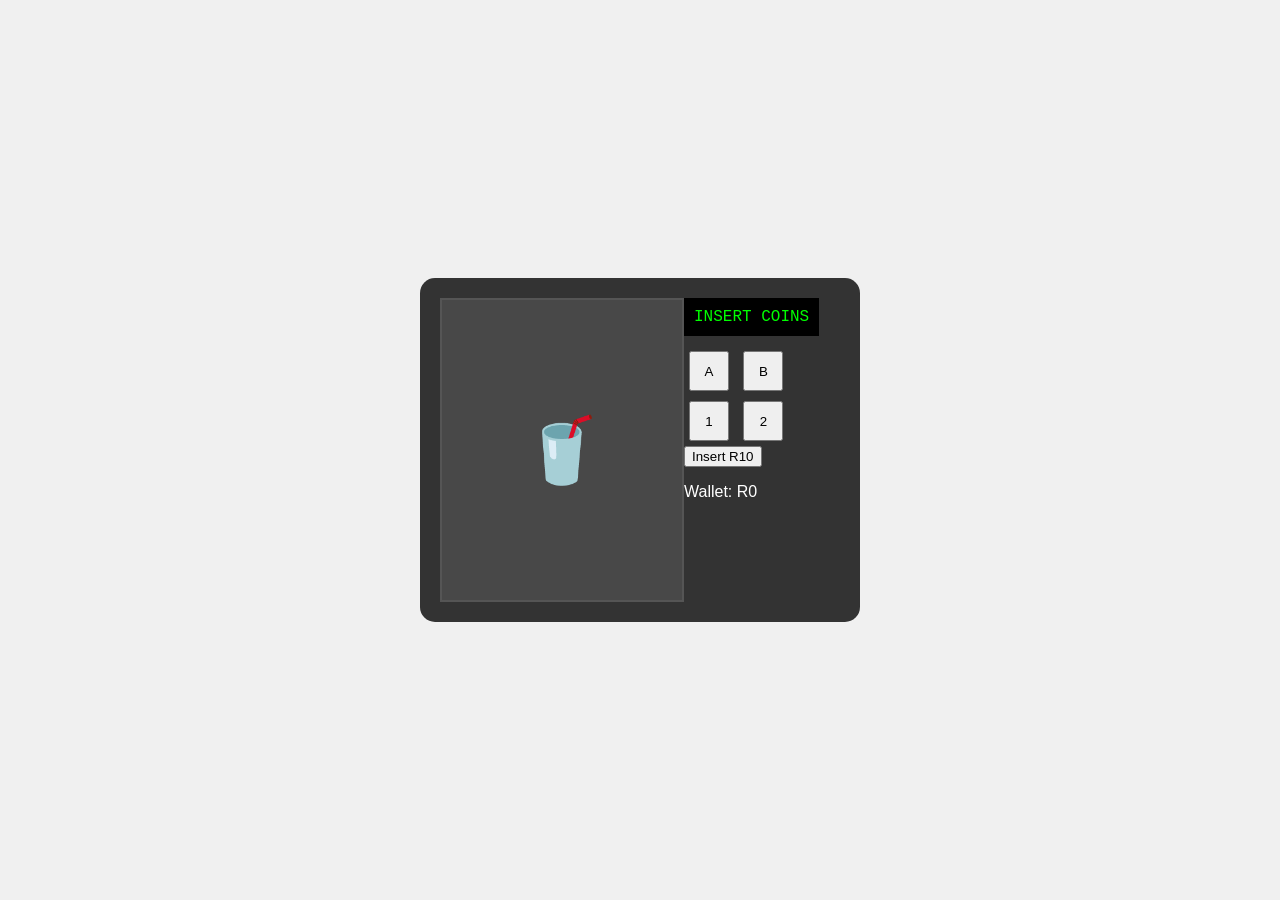
<file: vending machine/vending.html>
<!DOCTYPE html>
<html lang="en">
<head>
    <meta charset="UTF-8">
    <meta name="viewport" content="width=device-width, initial-scale=1.0">
    <title>Vending Machine</title>
    <link rel="stylesheet" href="vending.css">
    <style>
        body {
            display: flex;
            justify-content: center;
            align-items: center;
            height: 100vh;
            margin: 0;
            background-color: #f0f0f0;
            font-family: Arial, sans-serif;
        }
    </style>
</head>
<body>
    <div class="vending-container atomic-component">
        <div class="glass-front">
            <div id="product-slot" class="item" style="font-size: 4rem;">🥤</div>
        </div>

        <div class="control-panel atomic-component">
            <div id="display" class="led-screen">INSERT COINS</div>
            
            <div class="keypad">
                <button onclick="VM.pressKey('A')">A</button>
                <button onclick="VM.pressKey('B')">B</button>
                <br>
                <button onclick="VM.pressKey('1')">1</button>
                <button onclick="VM.pressKey('2')">2</button>
            </div>

            <div class="payment-area">
                <button onclick="VM.insertCoin(10)">Insert R10</button>
                <p>Wallet: <span id="balance-readout">R0</span></p>
            </div>
        </div>
    </div>

    <!-- GSAP for animation -->
    <script src="https://cdnjs.cloudflare.com/ajax/libs/gsap/3.12.2/gsap.min.js"></script>
    <script src="machine.js"></script>
</body>
</html>
</file>
<file: HCIN WEBAPPLICATION/styles.css>
@import url('https://fonts.googleapis.com/css2?family=Fredoka:wght@400;600;700&display=swap');

 /* ==================== GLOBAL STYLES ==================== */
 :root {
     --color-pompadour: #6A4C93;
     --color-pompadour-light: #8E7CC3;
     --color-pink: #9D7FBB;
     --color-pink-dark: #7B68A6;
     --color-mosque: #5A3A82;
     --color-mosque-light: #B599D9;
     --color-text-dark: #333;
     --color-text-light: #666;
     --color-bg-light: #f9f9f9;
     --color-border: #e0e0e0;
     --color-success: #4CAF50;
     --color-bg-primary: #ffffff;
     --color-bg-secondary: #f5f5f5;
 }

 :root.dark-mode {
     --color-text-dark: #e0e0e0;
     --color-text-light: #b0b0b0;
     --color-bg-light: #1a1a1a;
     --color-bg-primary: #1e1e1e;
     --color-bg-secondary: #2d2d2d;
     --color-border: #3a3a3a;

     --shadow-sm: 0 2px 8px rgba(0, 0, 0, 0.1);
     --shadow-md: 0 8px 24px rgba(0, 0, 0, 0.15);
     --shadow-lg: 0 12px 32px rgba(0, 0, 0, 0.2);
     --shadow-glow: 0 0 20px rgba(87, 88, 187, 0.15);

     --transition-fast: 0.2s ease;
     --transition-smooth: 0.3s ease;
     --transition-bounce: 0.3s cubic-bezier(0.34, 1.56, 0.64, 1);
 }

 * {
     margin: 0;
     padding: 0;
     box-sizing: border-box;
 }

 html {
     scroll-behavior: smooth;
 }

 body {
     font-family: 'Fredoka', 'Segoe UI', Tahoma, Geneva, Verdana, sans-serif;
     color: var(--color-text-dark);
     line-height: 1.6;
     background-color: var(--color-bg-primary);
     transition: background-color var(--transition-smooth), color var(--transition-smooth);
 }

 /* ==================== TYPOGRAPHY ==================== */
 h1,
 h2,
 h3,
 h4,
 h5,
 h6 {
     color: var(--color-pompadour);
     font-weight: 700;
     margin-bottom: 1rem;
     letter-spacing: -0.5px;
 }

 h1 {
     font-size: 2.5rem;
     line-height: 1.2;
 }

 h2 {
     font-size: 2rem;
     line-height: 1.3;
     background: linear-gradient(135deg, var(--color-pompadour), var(--color-mosque-light));
     -webkit-background-clip: text;
     -webkit-text-fill-color: transparent;
     background-clip: text;
 }

 h3 {
     font-size: 1.5rem;
     line-height: 1.3;
 }

 p {
     color: var(--color-text-light);
     margin-bottom: 1rem;
     line-height: 1.7;
 }

 /* ==================== HEADER & NAVIGATION ==================== */
 header {
     background: linear-gradient(135deg, var(--color-pompadour), var(--color-pompadour-light));
     color: white;
     padding: 0.75rem 1.5rem;
     box-shadow: var(--shadow-md);
     position: sticky;
     top: 0;
     z-index: 50;
 }

 .logo {
     display: flex;
     align-items: center;
     gap: 0.75rem;
     margin-bottom: 1rem;
 }

 .logo svg {
     width: 40px;
     height: 40px;
     filter: drop-shadow(2px 2px 4px rgba(0, 0, 0, 0.2));
     animation: spinCoin 3s linear infinite;
 }

 @keyframes spinCoin {
     0% {
         transform: rotateY(0deg) rotateZ(0deg);
     }

     50% {
         transform: rotateY(180deg) rotateZ(0deg);
     }

     100% {
         transform: rotateY(360deg) rotateZ(0deg);
     }
 }

 .brand-name {
     font-size: 1.75rem;
     font-weight: bold;
     color: white;
     text-shadow: 1px 1px 2px rgba(0, 0, 0, 0.2);
 }

 nav ul {
     list-style: none;
     display: flex;
     gap: 2rem;
     flex-wrap: wrap;
     align-items: center;
 }

 nav li:last-child {
     margin-left: auto;
 }

 nav a {
     color: white;
     text-decoration: none;
     font-weight: 500;
     transition: var(--transition-smooth);
     padding: 0.5rem 0.75rem;
     border-radius: 4px;
     position: relative;
 }

 nav a::after {
     content: '';
     position: absolute;
     bottom: 0;
     left: 0.75rem;
     right: 0.75rem;
     height: 2px;
     background: rgba(255, 255, 255, 0.8);
     transform: scaleX(0);
     transform-origin: left;
     transition: transform var(--transition-smooth);
 }

 nav a:hover {
     background: rgba(255, 255, 255, 0.2);
     transform: translateY(-2px);
 }

 nav a:hover::after {
     transform: scaleX(1);
 }

 /* ==================== MAIN CONTENT ==================== */
 main {
     padding: 2rem;
     max-width: 1200px;
     margin: 0 auto;
 }

 section {
     margin-bottom: 3rem;
 }

 /* ==================== CARDS & GRID ==================== */
 .cards {
     display: grid;
     grid-template-columns: repeat(auto-fit, minmax(280px, 1fr));
     gap: 2rem;
     margin-top: 2rem;
 }

 .card {
     background: var(--color-bg-primary);
     border: 2px solid var(--color-border);
     border-radius: 12px;
     padding: 2rem;
     text-decoration: none;
     color: inherit;
     transition: all var(--transition-smooth);
     box-shadow: var(--shadow-sm);
     cursor: pointer;
     display: flex;
     flex-direction: column;
     gap: 1rem;
     animation: slideInUp 0.6s ease-out;
 }

 .card:hover {
     transform: translateY(-8px);
     box-shadow: var(--shadow-lg);
     border-color: var(--color-pompadour);
     background: linear-gradient(135deg, rgba(87, 88, 187, 0.03), rgba(248, 165, 194, 0.03));
 }

 .card h3 {
     color: var(--color-pompadour);
     margin: 0;
 }

 .card p {
     margin: 0;
     font-size: 0.95rem;
 }

 .card-icon {
     width: 56px;
     height: 56px;
     background: linear-gradient(135deg, var(--color-pink), var(--color-pink-dark));
     border-radius: 12px;
     display: flex;
     align-items: center;
     justify-content: center;
     font-size: 32px;
     transition: transform var(--transition-smooth);
     box-shadow: 0 4px 12px rgba(248, 165, 194, 0.3);
 }

 .card:hover .card-icon {
     transform: scale(1.15) rotate(5deg);
 }

 .card-icon svg {
     width: 100%;
     height: 100%;
     filter: brightness(0) invert(1);
 }

 /* ==================== FORMS ==================== */
 form {
     background: var(--color-bg-primary);
     padding: 2rem;
     border-radius: 12px;
     border: 1px solid var(--color-border);
     box-shadow: var(--shadow-sm);
     margin-bottom: 2rem;
 }

 .input-group {
     margin-bottom: 1.5rem;
 }

 label {
     display: block;
     margin-bottom: 0.5rem;
     font-weight: 600;
     color: var(--color-pompadour);
     font-size: 0.95rem;
 }

 input[type="number"],
 input[type="text"],
 input[type="email"],
 input[type="password"],
 textarea,
 select {
     width: 100%;
     padding: 0.75rem;
     border: 2px solid var(--color-border);
     border-radius: 8px;
     font-size: 1rem;
     font-family: inherit;
     transition: var(--transition-fast);
     background: var(--color-bg-secondary);
     color: var(--color-text-dark);
 }

 input[type="number"]:focus,
 input[type="text"]:focus,
 input[type="email"]:focus,
 input[type="password"]:focus,
 textarea:focus,
 select:focus {
     outline: none;
     border-color: var(--color-pompadour);
     box-shadow: 0 0 0 3px rgba(87, 88, 187, 0.1);
 }

 .high-contrast-input {
     background: var(--color-bg-light);
     color: var(--color-text-dark);
     font-weight: 600;
 }

 /* ==================== BUTTONS ==================== */
 button,
 .btn {
     background: linear-gradient(135deg, var(--color-pompadour), var(--color-pompadour-light));
     color: white;
     border: none;
     padding: 0.75rem 1.5rem;
     border-radius: 8px;
     cursor: pointer;
     font-weight: 600;
     font-size: 1rem;
     transition: all var(--transition-smooth);
     display: inline-block;
     text-decoration: none;
     box-shadow: var(--shadow-sm);
 }

 button:hover,
 .btn:hover {
     transform: translateY(-2px);
     box-shadow: var(--shadow-md);
 }

 button:active,
 .btn:active {
     transform: translateY(0);
 }

 .btn-secondary {
     background: linear-gradient(135deg, var(--color-mosque), var(--color-mosque-light));
 }

 .btn-large {
     padding: 1rem 2rem;
     font-size: 1.1rem;
     width: 100%;
 }

 /* ==================== DASHBOARD ==================== */
 .dashboard {
     text-align: center;
 }

 .dashboard h2 {
     font-size: 2.5rem;
     margin-bottom: 1rem;
 }

 .dashboard>p {
     font-size: 1.1rem;
     margin-bottom: 2rem;
 }

 /* ==================== ANIMATED ELEMENTS ==================== */
 .animated-img {
     width: 150px;
     height: auto;
     display: block;
     margin: 1rem auto;
     animation: spin 4s linear infinite;
     animation-play-state: paused;
     cursor: pointer;
     border-radius: 12px;
     box-shadow: var(--shadow-md);
 }

 .animated-img:hover {
     animation-play-state: running;
 }

 .animated-img.spin {
     animation-play-state: running;
 }

 @keyframes spin {
     from {
         transform: rotate(0deg);
     }

     to {
         transform: rotate(360deg);
     }
 }

 /* ==================== RESULTS & DISPLAYS ==================== */
 #calc-result {
     margin-top: 1.5rem;
     padding: 1.5rem;
     background: linear-gradient(135deg, var(--color-pink), var(--color-pink-dark));
     color: white;
     border-radius: 12px;
     font-weight: bold;
     font-size: 1.2rem;
     box-shadow: var(--shadow-md);
     display: none;
 }

 #calc-result.show {
     display: block;
     animation: slideDown 0.3s ease-out;
 }

 @keyframes slideDown {
     from {
         opacity: 0;
         transform: translateY(-10px);
     }

     to {
         opacity: 1;
         transform: translateY(0);
     }
 }

 /* ==================== LOYALTY BAR ==================== */
 .loyalty-bar-bg {
     width: 100%;
     height: 32px;
     background-color: var(--color-border);
     border-radius: 16px;
     overflow: hidden;
     border: 2px solid var(--color-pompadour);
     margin: 1.5rem 0;
 }

 .loyalty-bar-fill {
     height: 100%;
     background: linear-gradient(90deg, var(--color-mosque), var(--color-mosque-light));
     transition: width 1s ease-in-out;
     display: flex;
     align-items: center;
     justify-content: flex-end;
     padding-right: 12px;
     color: white;
     font-weight: bold;
     font-size: 12px;
     box-shadow: inset 0 2px 4px rgba(0, 0, 0, 0.1);
 }

 .milestones {
     display: flex;
     justify-content: space-between;
     font-size: 0.85rem;
     margin-top: 1rem;
     color: var(--color-pompadour);
     font-weight: 600;
 }

 /* ==================== FOOTER ==================== */
 footer {
     background: linear-gradient(135deg, var(--color-pompadour), var(--color-pompadour-light));
     color: white;
     text-align: center;
     padding: 2rem;
     margin-top: 3rem;
     box-shadow: var(--shadow-md);
 }

 footer p {
     color: white;
     margin: 0;
 }

 /* ==================== REWARD TOAST ==================== */
 .reward-toast {
     position: fixed;
     bottom: 80px;
     right: 20px;
     background: linear-gradient(135deg, var(--color-pink), var(--color-pink-dark));
     color: white;
     padding: 1.25rem 1.5rem;
     border-radius: 12px;
     box-shadow: var(--shadow-lg);
     display: flex;
     align-items: center;
     gap: 1rem;
     z-index: 999;
     animation: slideIn 0.5s ease-out;
     max-width: 320px;
 }

 .toast-icon {
     font-size: 32px;
     animation: bounce 0.6s ease-in-out;
 }

 .toast-message {
     display: flex;
     flex-direction: column;
     gap: 0.25rem;
 }

 .toast-message b {
     font-size: 16px;
 }

 .toast-message span {
     font-size: 14px;
     opacity: 0.95;
 }

 @keyframes slideIn {
     from {
         transform: translateX(400px);
         opacity: 0;
     }

     to {
         transform: translateX(0);
         opacity: 1;
     }
 }

 @keyframes slideOut {
     from {
         transform: translateX(0);
         opacity: 1;
     }

     to {
         transform: translateX(400px);
         opacity: 0;
     }
 }

 @keyframes bounce {

     0%,
     100% {
         transform: scale(1);
     }

     50% {
         transform: scale(1.2);
     }
 }

 /* ==================== RESPONSIVE DESIGN ==================== */
 @media (max-width: 768px) {
     h1 {
         font-size: 2rem;
     }

     h2 {
         font-size: 1.5rem;
     }

     header {
         padding: 1rem;
     }

     nav ul {
         gap: 1rem;
     }

     main {
         padding: 1rem;
     }

     .cards {
         grid-template-columns: 1fr;
         gap: 1.5rem;
     }

     form {
         padding: 1.5rem;
     }

     .logo {
         margin-bottom: 0.75rem;
     }

     .reward-toast {
         bottom: 70px;
         right: 10px;
         left: 10px;
         max-width: none;
     }
 }

 @media (max-width: 480px) {
     h1 {
         font-size: 1.5rem;
     }

     h2 {
         font-size: 1.25rem;
     }

     nav ul {
         flex-direction: column;
         gap: 0.5rem;
     }

     nav a {
         display: block;
         padding: 0.75rem 0.5rem;
     }

     button,
     .btn {
         width: 100%;
     }
 }

 /* ==================== ACCESSIBILITY ==================== */
 .sr-only {
     position: absolute;
     width: 1px;
     height: 1px;
     padding: 0;
     margin: -1px;
     overflow: hidden;
     clip: rect(0, 0, 0, 0);
     white-space: nowrap;
     border-width: 0;
 }

 @media (prefers-reduced-motion: reduce) {
     * {
         animation: none !important;
         transition: none !important;
     }
 }

 /* ==================== DARK MODE TOGGLE ==================== */
 .dark-mode-toggle {
     background: rgba(255, 255, 255, 0.2);
     border: none;
     color: white;
     padding: 0.5rem 0.75rem;
     border-radius: 4px;
     font-size: 1.2rem;
     cursor: pointer;
     transition: all var(--transition-smooth);
     display: flex;
     align-items: center;
     justify-content: center;
 }

 .dark-mode-toggle:hover {
     background: rgba(255, 255, 255, 0.3);
     transform: scale(1.1);
 }

 :root.dark-mode .dark-mode-toggle::after {
     content: '';
 }

 /* ==================== NAME INPUT MODAL ==================== */
 .name-modal {
     position: fixed;
     top: 0;
     left: 0;
     width: 100%;
     height: 100%;
     background: rgba(0, 0, 0, 0.6);
     display: flex;
     align-items: center;
     justify-content: center;
     z-index: 1000;
     opacity: 1;
     transition: opacity 0.3s ease;
 }

 .name-modal.hidden {
     display: none;
     opacity: 0;
 }

 .name-modal-content {
     background: var(--color-bg-primary);
     padding: 3rem;
     border-radius: 16px;
     box-shadow: var(--shadow-lg);
     text-align: center;
     max-width: 400px;
     width: 90%;
     animation: slideUp 0.5s ease-out;
 }

 .name-modal-content h2 {
     background: none;
     -webkit-background-clip: unset;
     -webkit-text-fill-color: unset;
     background-clip: unset;
     color: var(--color-pompadour);
     margin-bottom: 1rem;
     font-size: 2rem;
 }

 .name-modal-content p {
     color: var(--color-text-light);
     margin-bottom: 2rem;
     font-size: 1.1rem;
 }

 .name-input {
     width: 100%;
     padding: 1rem;
     border: 2px solid var(--color-border);
     border-radius: 8px;
     font-size: 1rem;
     font-family: inherit;
     background: var(--color-bg-secondary);
     color: var(--color-text-dark);
     margin-bottom: 1.5rem;
     box-sizing: border-box;
     transition: border-color var(--transition-smooth);
 }

 .name-input:focus {
     outline: none;
     border-color: var(--color-pompadour);
     box-shadow: 0 0 0 3px rgba(106, 76, 147, 0.1);
 }

 .name-submit-btn {
     background: linear-gradient(135deg, var(--color-pompadour), var(--color-pompadour-light));
     color: white;
     border: none;
     padding: 1rem 2.5rem;
     border-radius: 8px;
     font-size: 1.1rem;
     font-weight: 600;
     cursor: pointer;
     transition: all var(--transition-smooth);
     width: 100%;
 }

 .name-submit-btn:hover {
     transform: translateY(-2px);
     box-shadow: var(--shadow-md);
 }

 .name-submit-btn:active {
     transform: translateY(0);
 }

 @keyframes slideUp {
     from {
         opacity: 0;
         transform: translateY(30px);
     }

     to {
         opacity: 1;
         transform: translateY(0);
     }
 }

 /* ==================== HCI ENHANCEMENTS ==================== */
 :focus {
     outline: 2px solid var(--color-pompadour);
     outline-offset: 2px;
 }

 input[type="number"]::-webkit-outer-spin-button,
 input[type="number"]::-webkit-inner-spin-button {
     opacity: 1;
 }

 /* Status/Info boxes */
 .info-box {
     background: linear-gradient(135deg, rgba(99, 205, 218, 0.1), rgba(248, 165, 194, 0.1));
     border-left: 4px solid var(--color-mosque-light);
     padding: 1rem;
     border-radius: 8px;
     margin: 1rem 0;
 }

 .info-box strong {
     color: var(--color-pompadour);
 }

 .status-message {
     padding: 1rem;
     background: var(--color-bg-light);
     border-left: 4px solid var(--color-pompadour);
     border-radius: 8px;
     font-weight: 600;
     margin: 1rem 0;
 }

 /* Transaction Items */
 .transaction-item {
     border: 2px solid var(--color-border);
     border-radius: 12px;
     padding: 1.25rem;
     cursor: pointer;
     transition: all var(--transition-smooth);
     text-align: center;
     background: white;
 }

 .transaction-item:hover {
     border-color: var(--color-pompadour);
     background: linear-gradient(135deg, rgba(87, 88, 187, 0.05), rgba(248, 165, 194, 0.05));
     transform: translateY(-4px);
     box-shadow: var(--shadow-sm);
 }

 .transaction-item.selected {
     border-color: var(--color-pompadour);
     background: linear-gradient(135deg, rgba(87, 88, 187, 0.1), rgba(248, 165, 194, 0.1));
     box-shadow: 0 0 0 3px rgba(87, 88, 187, 0.1);
 }
</file>
<file: vending machine/vending.css>
.vending-container {
    display: flex;
    background: #333;
    padding: 20px;
    border-radius: 15px;
    color: white;
    width: 400px;
}

.glass-front {
    width: 60%;
    height: 300px;
    background: rgba(255, 255, 255, 0.1);
    border: 2px solid #555;
    display: flex;
    align-items: center;
    justify-content: center;
}

.led-screen {
    background: #000;
    color: #0f0;
    font-family: 'Courier New', monospace;
    padding: 10px;
    margin-bottom: 10px;
    text-align: center;
}

.keypad button {
    width: 40px;
    height: 40px;
    margin: 5px;
    cursor: pointer;
}
</file>
